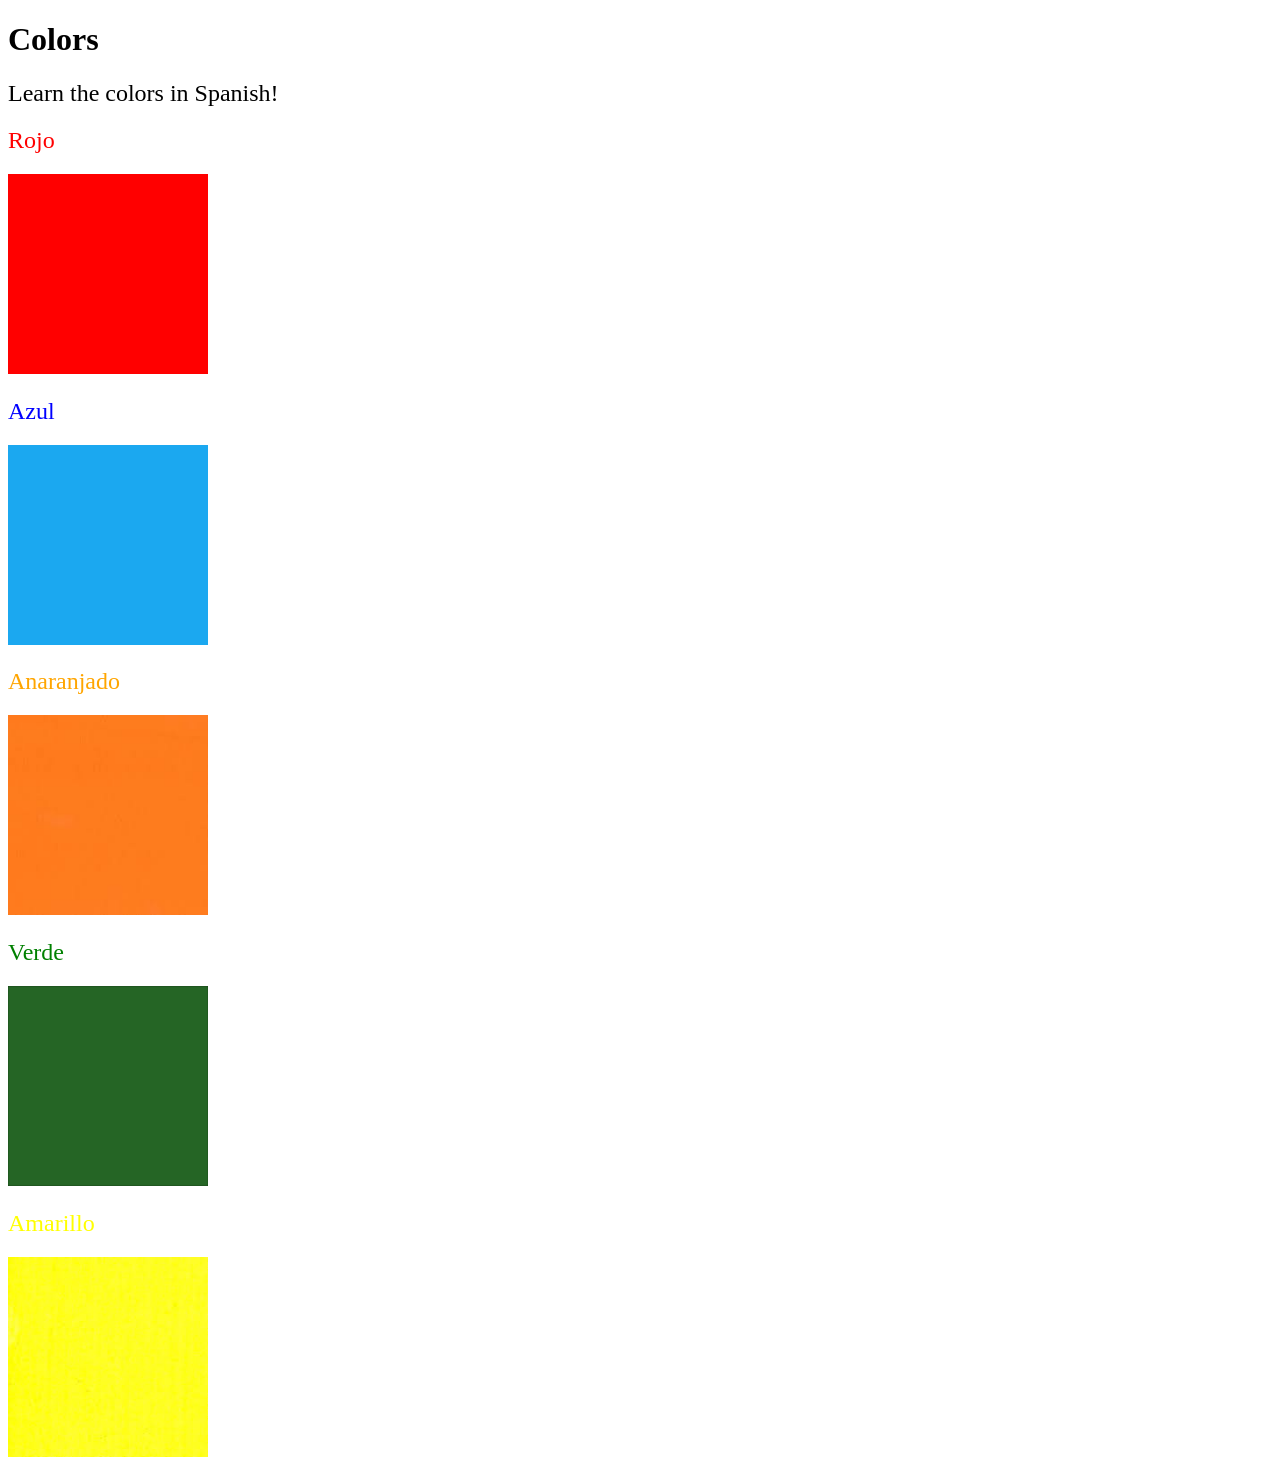
<file: 5.4+Color+Vocab+Project/index.html>
<!DOCTYPE html>
<html lang="en">
  <head>
    <meta charset="UTF-8" />
    <title>Spanish Vocabulary</title>
    <link rel="stylesheet" href="./style.css" />
  </head>

  <body>
    <h1>Colors</h1>
    <h2>Learn the colors in Spanish!</h2>
    <h2 class="color-title" id="red">Rojo</h2>
    <img src="./assets/images/red.png" alt="red" />

    <h2 class="color-title" id="blue">Azul</h2>
    <img src="./assets/images/blue.png" alt="blue" />

    <h2 class="color-title" id="orange">Anaranjado</h2>
    <img src="./assets/images/orange.png" alt="orange" />

    <h2 class="color-title" id="green">Verde</h2>
    <img src="./assets/images/green.png" alt="green" />

    <h2 class="color-title" id="yellow">Amarillo</h2>
    <img src="./assets/images/yellow.png" alt="yellow" />
  </body>
</html>

<!-- 
TODOs
IMPORTANT: You should not need to make ANY CHANGES to index.html
All code should be written in your CSS file.

1. Create a CSS file and incorporate it as an external stylesheet.
2. Use CSS to style each of the color titles to meaning. 
Hint: Use the id to help if you don't know the words in spanish.
3. Use CSS to change all the color titles to have "font-weight: normal;"
4. Use CSS (not HTML) to make all the images 200px heigh and 200px wide. 
Hint: 
https://developer.mozilla.org/en-US/docs/Web/CSS/height
https://developer.mozilla.org/en-US/docs/Web/CSS/width
-->
</file>
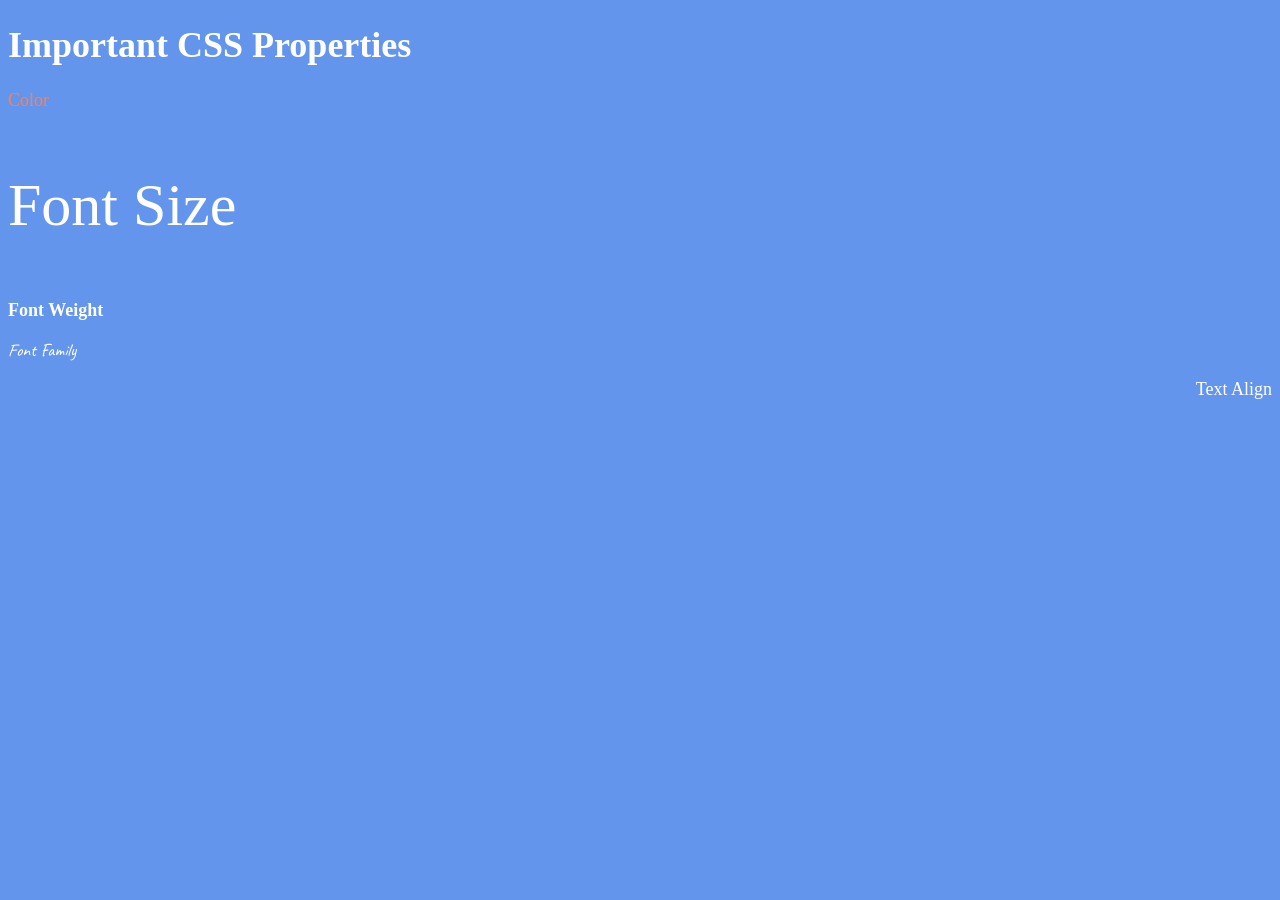
<file: 6.1+Font+Properties/index.html>
<!DOCTYPE html>
<html lang="en">

<head>
  <meta charset="UTF-8">
  <link rel="preconnect" href="https://fonts.googleapis.com">
<link rel="preconnect" href="https://fonts.gstatic.com" crossorigin>
<link href="https://fonts.googleapis.com/css2?family=Caveat:wght@400..700&display=swap" rel="stylesheet">
  <title>CSS Properties</title>
  <style>
    body {
      background-color: cornflowerblue;
      color: white;
      font-size: 18px;
    }

    /* Don't change the CSS above, add Your CSS below */
    #special {
       color:coral
    }
    html{
      font-size: 30px;
    }
    #one{
      font-size: 2rem;
    }
    #two{
      font-weight: 900;
    }
    #three{
        font-family: "Caveat", cursive;
    }
    #text{
      text-align: right;
    }
  </style>
</head>

<body>
  <h1>Important CSS Properties</h1>
  <p id="special">Color</p>
  <p id="one">Font Size</p>
  <p id="two">Font Weight</p>
  <p id="three">Font Family</p>
  <p id="text">Text Align</p>

  <!-- TODOs
  1. Change the color of <p>Color</p> to "coral" color.
  2. Change the font size of <p>Font Size</p> to 2X the size of the root font size.
  3. Change the font weight of <p>Font Weight</p> to 900.
  4. Change the font family of <p>Font Family</p> to the Google font Caveat with regular (400) font weight.
  Link: https://fonts.google.com/specimen/Caveat
  5. Change the <p>Text Align</p> to right align.
  6. Change the the root (html element) font size to 30px -->
</body>

</html>
</file>
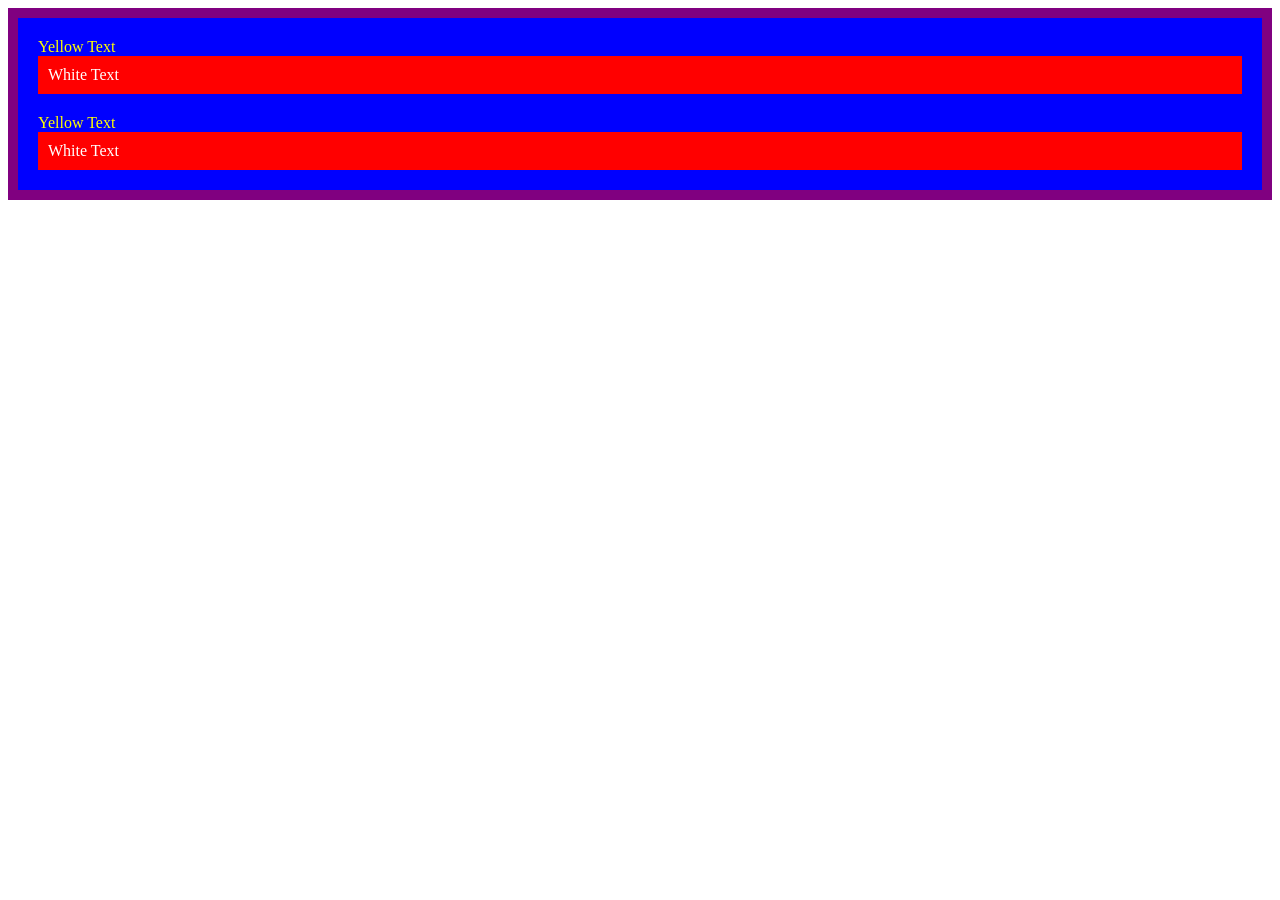
<file: 7.0+CSS+Cascade/index.html>
<!DOCTYPE html>
<html lang="en">

<head>
  <meta charset="UTF-8">
  <title>CSS Cascade</title>
  <link rel="stylesheet" href="./style.css">
</head>

<body>
  <div id="outer-box" class="box">
    <div class="box">
      <p>Yellow Text</p>
      <div class="box inner-box">
        <p class="white-text">White Text</p>
      </div>
    </div>
    <div class="box">
      <p>Yellow Text</p>
      <div class="box inner-box">
        <p class="white-text">White Text</p>
      </div>
    </div>
  </div>
</body>

</html>
</file>
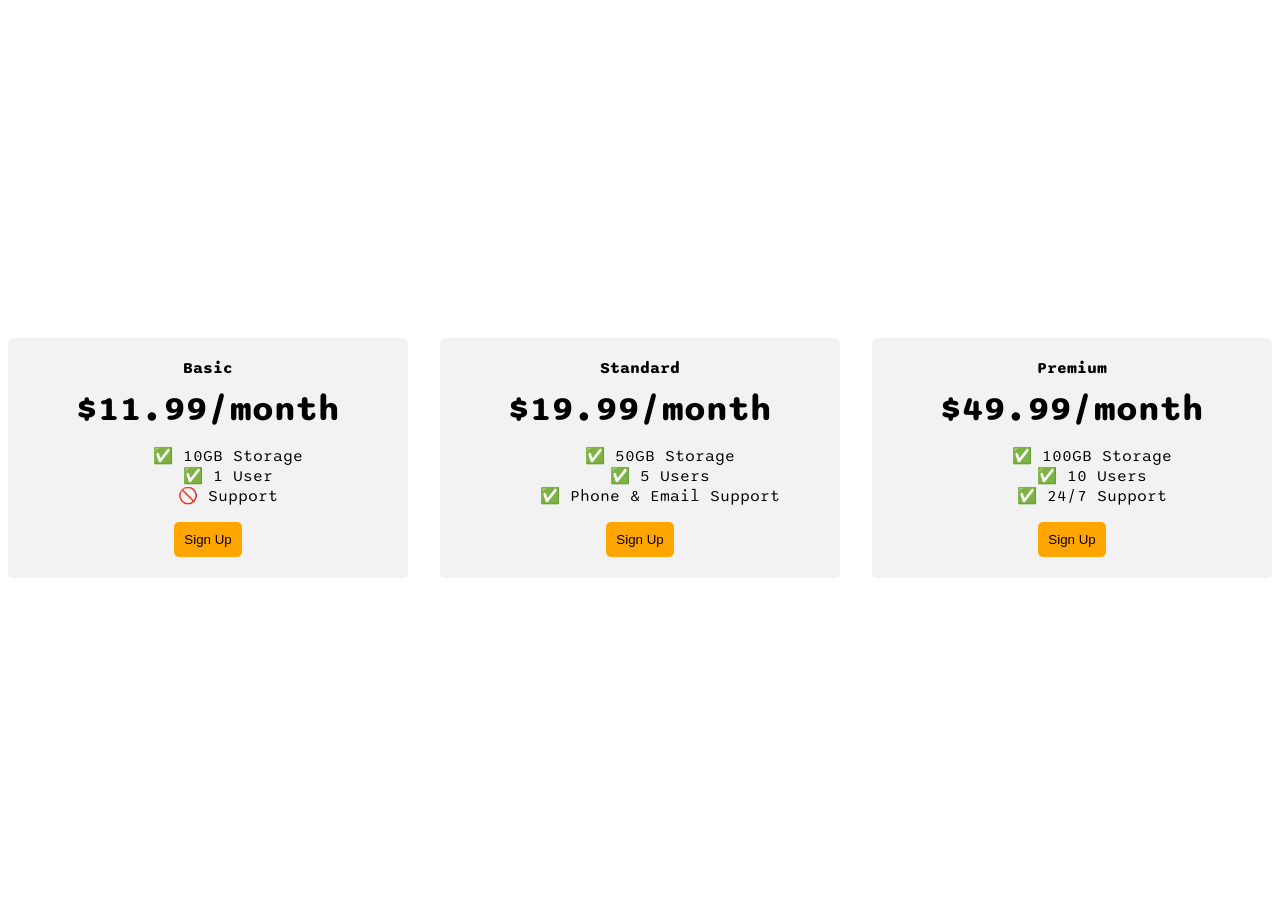
<file: 9.4+Flexbox+Pricing+Table+Project/index.html>
<!DOCTYPE html>
<html>
  <head>
    <title>Flexbox Pricing Table</title>
    <link rel="preconnect" href="https://fonts.googleapis.com" />
    <link rel="preconnect" href="https://fonts.gstatic.com" crossorigin />
    <link
      href="https://fonts.googleapis.com/css2?family=Sono:wght@400;700&display=swap"
      rel="stylesheet"
    />
    <style>
      body {
        font-family: "Sono", sans-serif;
      }
      .pricing-container{
        display: flex;
        align-items: center;
        justify-content: center;
        height: 100vh;
        gap: 2rem;
      }
      .pricing-plan{
        flex: 1;
        height: 200px;
        width: 400px;
        background-color: #f2f2f2;
        border-radius: 5px;
        padding: 20px;
        text-align: center;
      }
      .plan-title{
        font-weight:bolder;
        margin-bottom: 10px;
      }
      .plan-price{
        font-weight:bold;
        font-size:35px;
      }
      .plan-features li{
        list-style: none;
      }
      .plan-button{
        background-color: orange;
        padding: 10px;
        border: none;
        border-radius: 5px;
      }
      /* Hint: What can you do with a media query and flexbox? */
      @media (max-width: 1250px) {
         .pricing-container{
          flex-direction: column;
          height: 100%;
         }
      }
    </style>
  </head>

  <body>
    <div class="pricing-container">
      <div class="pricing-plan">
        <div class="plan-title">Basic</div>
        <div class="plan-price">$11.99/month</div>
        <ul class="plan-features">
          <li>✅ 10GB Storage</li>
          <li>✅ 1 User</li>
          <li>🚫 Support</li>
        </ul>
        <button class="plan-button">Sign Up</button>
      </div>
      <div class="pricing-plan">
        <div class="plan-title">Standard</div>
        <div class="plan-price">$19.99/month</div>
        <ul class="plan-features">
          <li>✅ 50GB Storage</li>
          <li>✅ 5 Users</li>
          <li>✅ Phone &amp; Email Support</li>
        </ul>
        <button class="plan-button">Sign Up</button>
      </div>
      <div class="pricing-plan">
        <div class="plan-title">Premium</div>
        <div class="plan-price">$49.99/month</div>
        <ul class="plan-features">
          <li>✅ 100GB Storage</li>
          <li>✅ 10 Users</li>
          <li>✅ 24/7 Support</li>
        </ul>
        <button class="plan-button">Sign Up</button>
      </div>
    </div>
  </body>
</html>
</file>
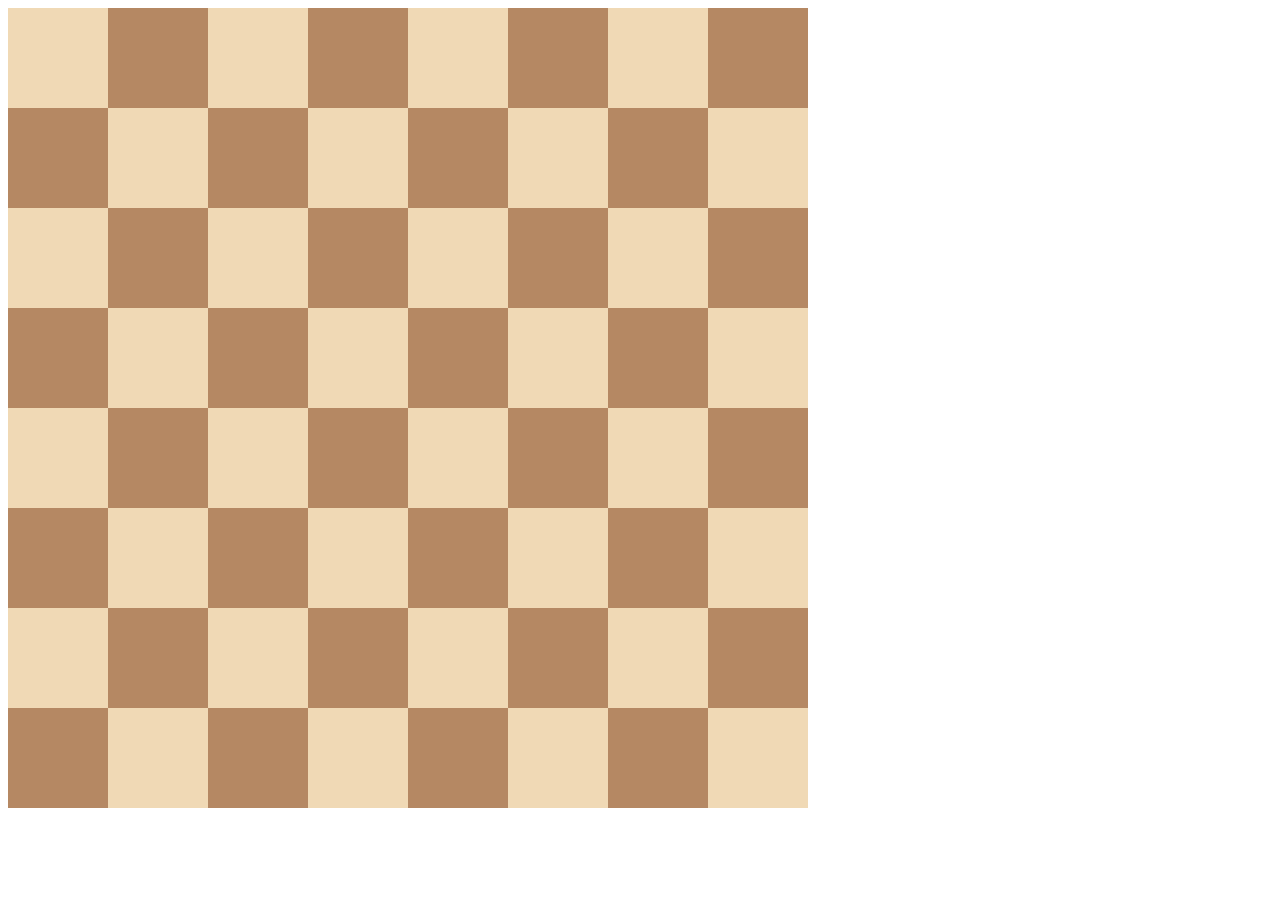
<file: 10.0+Display+Grid/10.0 Display Grid/index.html>
<!DOCTYPE html>
<html>

<head>
  <title>Chessboard</title>
  <style>
    /* Write your code here */
    /* Each square should be 100px by 100px */
    /* My colours for white: #f0d9b5, black: #b58863 */
    .container{
      display: grid;
      grid-template-columns: repeat(8,1fr);
      grid-template-rows: repeat(8,1fr);
      width: 800px;
    }
    .white{
      height: 100px;
      width: 100px;
      background:#f0d9b5 ;
    }
    .black{
      height: 100px;
      width: 100px;
      background:#b58863  ;
    }
  </style>
</head>

<body>
  <div class="container">
    <div class="white"></div>
    <div class="black"></div>
    <div class="white"></div>
    <div class="black"></div>
    <div class="white"></div>
    <div class="black"></div>
    <div class="white"></div>
    <div class="black"></div>
    <div class="black"></div>
    <div class="white"></div>
    <div class="black"></div>
    <div class="white"></div>
    <div class="black"></div>
    <div class="white"></div>
    <div class="black"></div>
    <div class="white"></div>
    <div class="white"></div>
    <div class="black"></div>
    <div class="white"></div>
    <div class="black"></div>
    <div class="white"></div>
    <div class="black"></div>
    <div class="white"></div>
    <div class="black"></div>
    <div class="black"></div>
    <div class="white"></div>
    <div class="black"></div>
    <div class="white"></div>
    <div class="black"></div>
    <div class="white"></div>
    <div class="black"></div>
    <div class="white"></div>
    <div class="white"></div>
    <div class="black"></div>
    <div class="white"></div>
    <div class="black"></div>
    <div class="white"></div>
    <div class="black"></div>
    <div class="white"></div>
    <div class="black"></div>
    <div class="black"></div>
    <div class="white"></div>
    <div class="black"></div>
    <div class="white"></div>
    <div class="black"></div>
    <div class="white"></div>
    <div class="black"></div>
    <div class="white"></div>
    <div class="white"></div>
    <div class="black"></div>
    <div class="white"></div>
    <div class="black"></div>
    <div class="white"></div>
    <div class="black"></div>
    <div class="white"></div>
    <div class="black"></div>
    <div class="black"></div>
    <div class="white"></div>
    <div class="black"></div>
    <div class="white"></div>
    <div class="black"></div>
    <div class="white"></div>
    <div class="black"></div>
    <div class="white"></div>
  </div>
</body>

</html>
</file>
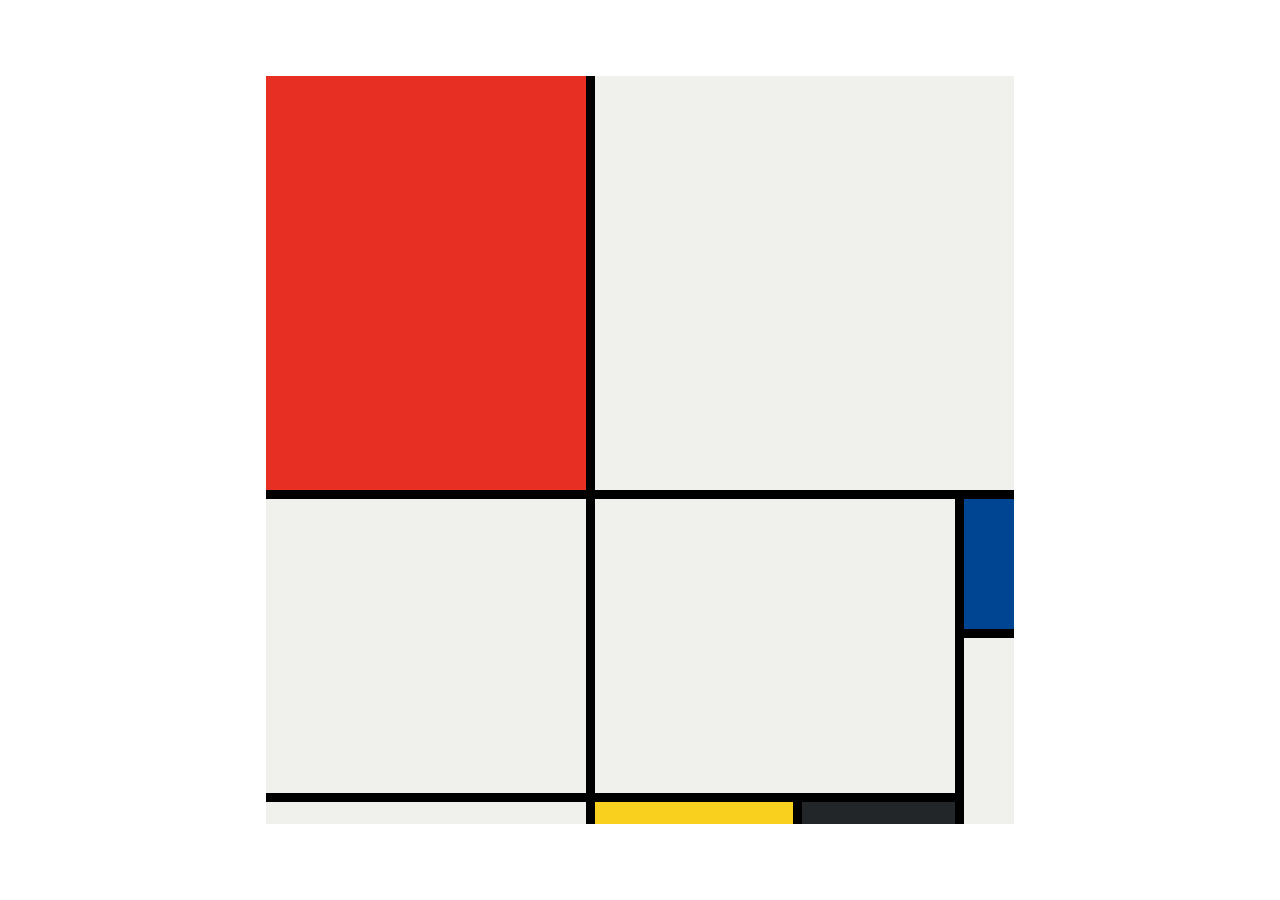
<file: 10.3+Mondrian+Project/10.3 Mondrian Project/index.html>
<!DOCTYPE html>
<html lang="en">

<head>
  <meta charset="UTF-8">
  <meta name="viewport" content="width=device-width, initial-scale=1.0">
  <title>Mondrian Project</title>
  <style>
    /* 
    Write your CSS here 
    Gap Colour: #000
    White: #F0F1EC
    Red: #E72F24
    Black: #232629
    Blue: #004592
    Yellow: #F9D01E

    For dimensions, see dimensions.png image.
    HINT: Remember you can't change the properties of grid lines.
    But grid lines are transparent!
    */
    body{
      display: flex;
      justify-content: center;
      align-items: center;
      height: 100vh;
      padding: 0;
      margin: 0;
    }
    .container{
      display: grid;
      grid-template-columns: 320px 198px 153px 50px ;
      grid-template-rows: 414px 130px 155px 22px  ;
      background-color: #000;
      gap: 9px;
      height: 748px;
      width: 748px;
    }
    .item{
      background-color: #F0F1EC;
    }
    .red{
      background-color: #E72F24;
    }
    .white1{
      background-color: #F0F1EC;
      grid-column: 2/-1;
    }
    .white2{
      background-color:#F0F1EC ;
      grid-row: 2/4;
    }
    .white3{
      background-color: #F0F1EC;
      grid-column:2/4 ;
      grid-row: 2/4;
    }
    .blue{
      background-color:#004592;
      border-bottom: 10px;
    }
    .white4{
      background-color: #F0F1EC;
      grid-row: 3/-1;
    }
    .Yellow{
      background-color: #F9D01E;
      /* grid-column: -4/-3; */
    }
    .black{
      background-color: #232629;
    }
  </style>
</head>

<body>
  <!-- Write your HTML here -->
   <div class="container">
    <div class="item red"></div>
    <div class="item white1"></div>
    <div class="item white2"></div>
    <div class="item white3"></div>
    
    <div class="item blue"></div>
    <div class="item white4"></div>
    
    <div class="item white5"></div>
    <div class="item Yellow"></div>
    <div class="item black"></div>
   </div>
</body>

</html>
</file>
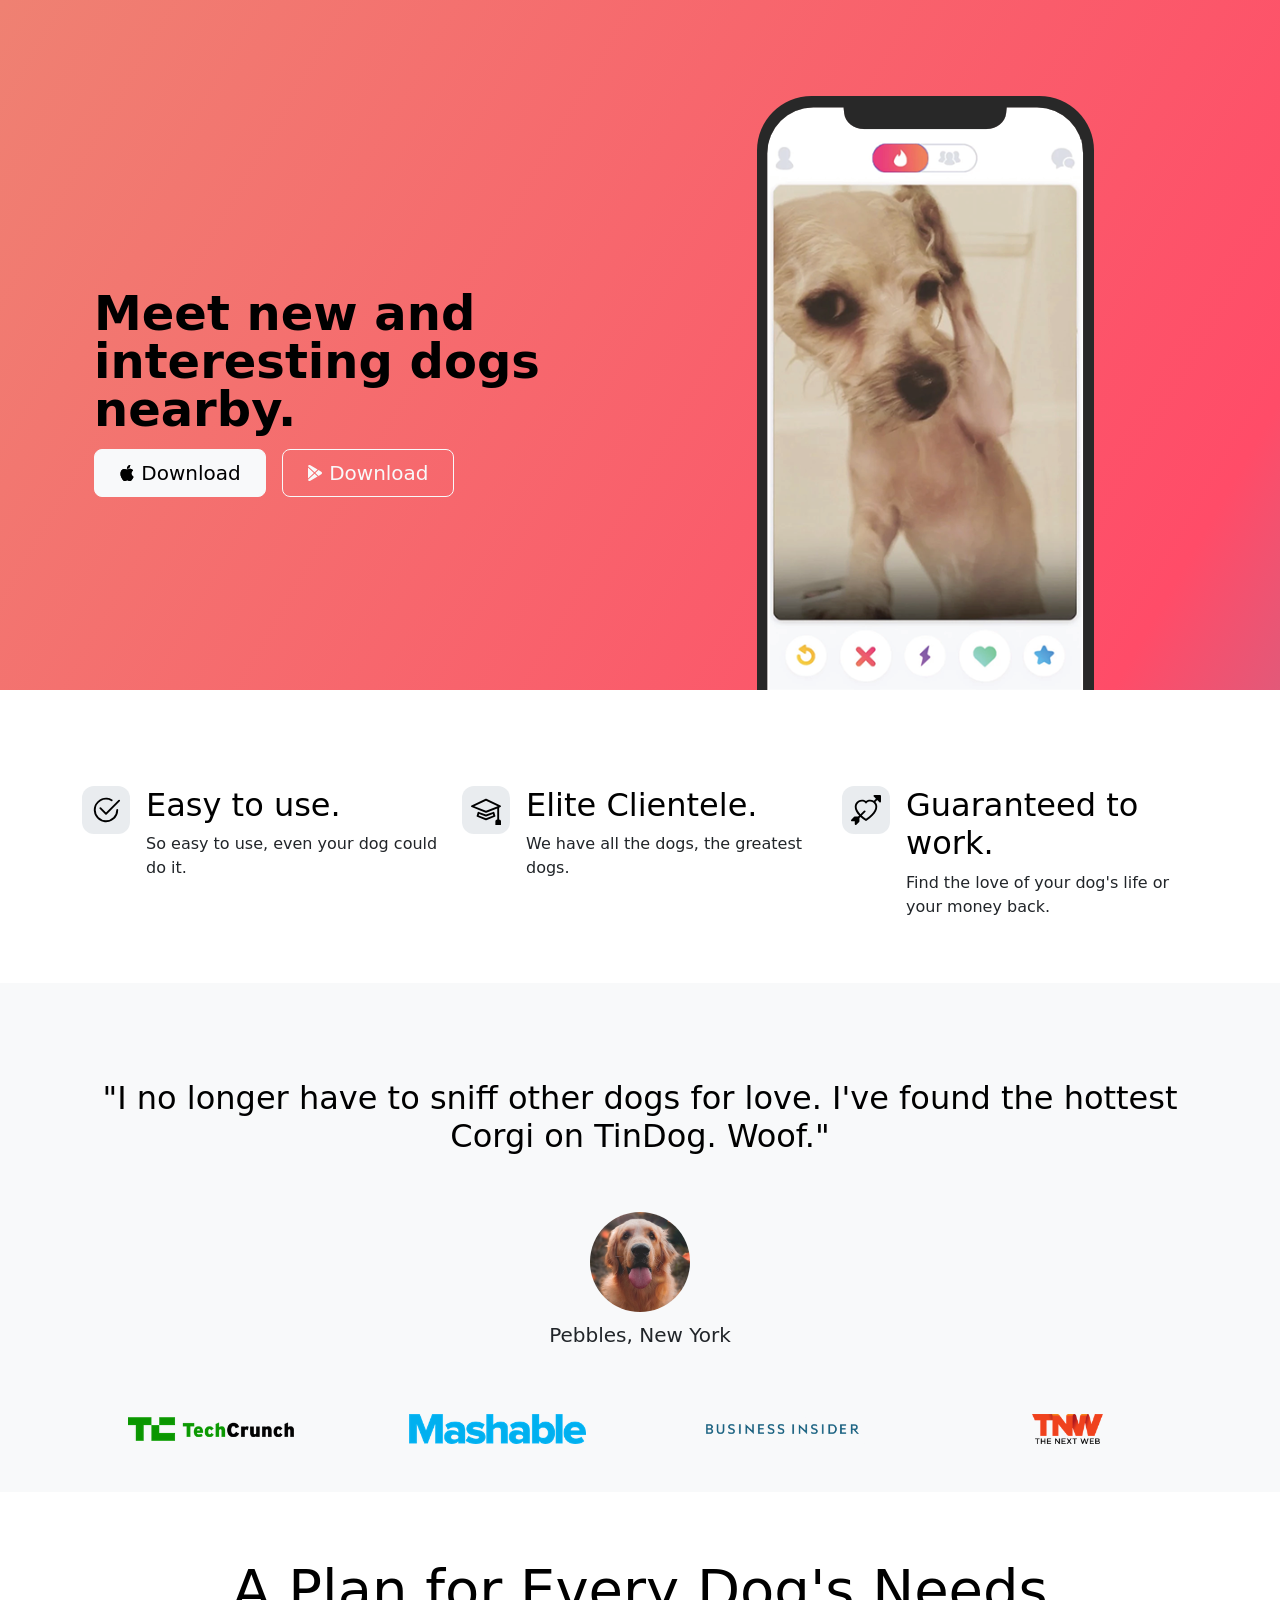
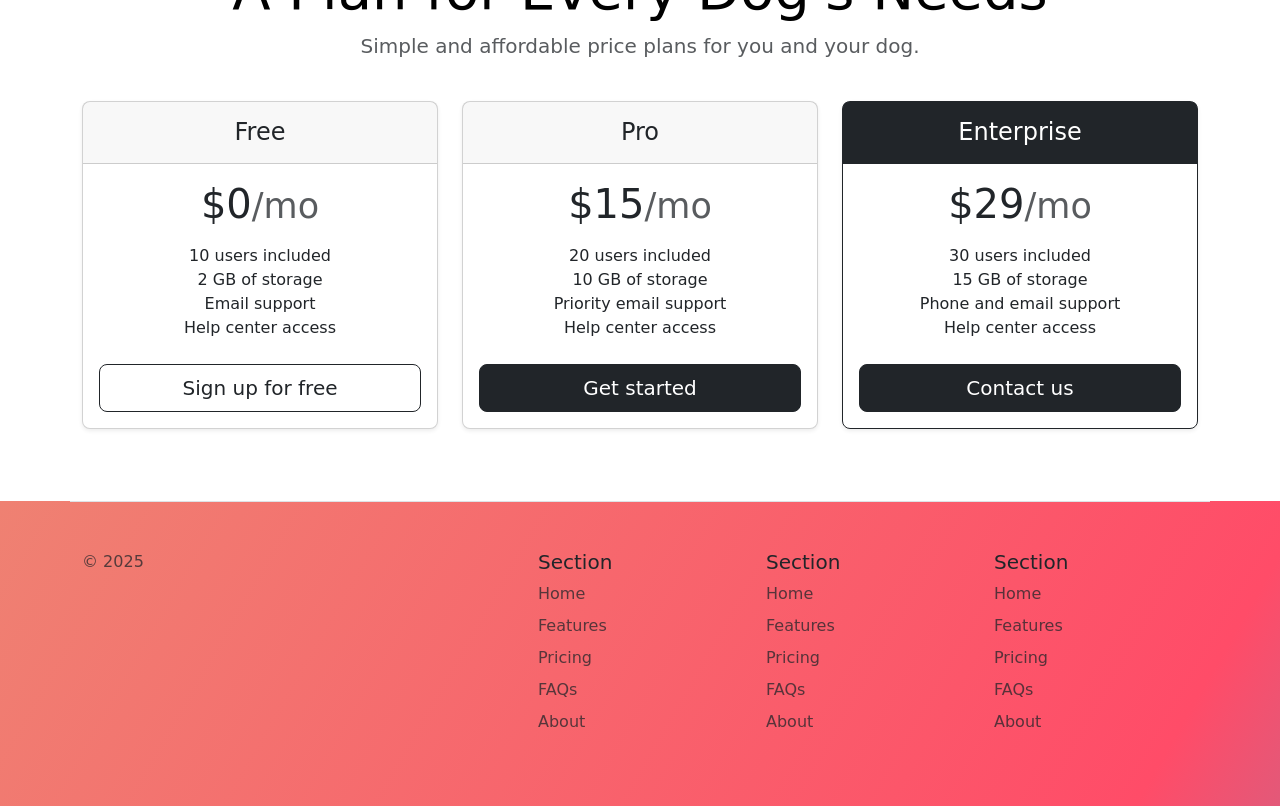
<file: 11.3+TinDog+Project/11.3 TinDog Project/index.html>
<!DOCTYPE html>
<html lang="en">

<head>
  <meta charset="UTF-8">
  <meta name="viewport" content="width=device-width, initial-scale=1.0">
  <title>TinDog</title>
  <link href="https://cdn.jsdelivr.net/npm/bootstrap@5.3.8/dist/css/bootstrap.min.css" rel="stylesheet"
    integrity="sha384-sRIl4kxILFvY47J16cr9ZwB07vP4J8+LH7qKQnuqkuIAvNWLzeN8tE5YBujZqJLB" crossorigin="anonymous">
  <link rel="stylesheet" href="./css/style.css">
</head>

<body>

  <!-- Title -->
  <section id="title" class="gradient-background">
    <div class="container col-xxl-8 px-4 pt-5">
      <div class="row flex-lg-row-reverse align-items-center g-5 pt-5">
        <div class="col-10 col-sm-8 col-lg-6"> <img src="./images/iphone.png" class="d-block mx-lg-auto img-fluid"
            alt="Bootstrap Themes" height="200" loading="lazy"> </div>
        <div class="col-lg-6">
          <h1 class="display-5 fw-bold text-body-emphasis lh-1 mb-3">Meet new and interesting dogs nearby.</h1>
          <div class="d-grid gap-2 d-md-flex justify-content-md-start"> <button type="button"
              class="btn btn-light btn-lg px-4 me-md-2"><svg xmlns="http://www.w3.org/2000/svg" width="16" height="16"
                fill="currentColor" class="bi bi-apple mb-1" viewBox="0 0 16 16">
                <path
                  d="M11.182.008C11.148-.03 9.923.023 8.857 1.18c-1.066 1.156-.902 2.482-.878 2.516.024.034 1.52.087 2.475-1.258.955-1.345.762-2.391.728-2.43Zm3.314 11.733c-.048-.096-2.325-1.234-2.113-3.422.212-2.189 1.675-2.789 1.698-2.854.023-.065-.597-.79-1.254-1.157a3.692 3.692 0 0 0-1.563-.434c-.108-.003-.483-.095-1.254.116-.508.139-1.653.589-1.968.607-.316.018-1.256-.522-2.267-.665-.647-.125-1.333.131-1.824.328-.49.196-1.422.754-2.074 2.237-.652 1.482-.311 3.83-.067 4.56.244.729.625 1.924 1.273 2.796.576.984 1.34 1.667 1.659 1.899.319.232 1.219.386 1.843.067.502-.308 1.408-.485 1.766-.472.357.013 1.061.154 1.782.539.571.197 1.111.115 1.652-.105.541-.221 1.324-1.059 2.238-2.758.347-.79.505-1.217.473-1.282Z" />
                <path
                  d="M11.182.008C11.148-.03 9.923.023 8.857 1.18c-1.066 1.156-.902 2.482-.878 2.516.024.034 1.52.087 2.475-1.258.955-1.345.762-2.391.728-2.43Zm3.314 11.733c-.048-.096-2.325-1.234-2.113-3.422.212-2.189 1.675-2.789 1.698-2.854.023-.065-.597-.79-1.254-1.157a3.692 3.692 0 0 0-1.563-.434c-.108-.003-.483-.095-1.254.116-.508.139-1.653.589-1.968.607-.316.018-1.256-.522-2.267-.665-.647-.125-1.333.131-1.824.328-.49.196-1.422.754-2.074 2.237-.652 1.482-.311 3.83-.067 4.56.244.729.625 1.924 1.273 2.796.576.984 1.34 1.667 1.659 1.899.319.232 1.219.386 1.843.067.502-.308 1.408-.485 1.766-.472.357.013 1.061.154 1.782.539.571.197 1.111.115 1.652-.105.541-.221 1.324-1.059 2.238-2.758.347-.79.505-1.217.473-1.282Z" />
              </svg> Download</button> <button type="button" class="btn btn-outline-light btn-lg px-4"><svg
                xmlns="http://www.w3.org/2000/svg" width="16" height="16" fill="currentColor"
                class="bi bi-google-play mb-1" viewBox="0 0 16 16">
                <path
                  d="M14.222 9.374c1.037-.61 1.037-2.137 0-2.748L11.528 5.04 8.32 8l3.207 2.96 2.694-1.586Zm-3.595 2.116L7.583 8.68 1.03 14.73c.201 1.029 1.36 1.61 2.303 1.055l7.294-4.295ZM1 13.396V2.603L6.846 8 1 13.396ZM1.03 1.27l6.553 6.05 3.044-2.81L3.333.215C2.39-.341 1.231.24 1.03 1.27Z" />
              </svg> Download</button> </div>
        </div>
      </div>
    </div>
  </section>
  <!-- Features -->
  <section id="features">
    <div class="container mt-5">
      <div class="row g-4 py-5 row-cols-1 row-cols-lg-3">
        <div class="col d-flex align-items-start">
          <div
            class="icon-square text-body-emphasis bg-body-secondary d-inline-flex align-items-center justify-content-center fs-4 flex-shrink-0 me-3">
            <svg xmlns="http://www.w3.org/2000/svg" height="30" fill="currentColor" class="bi bi-check2-circle"
              viewBox="0 0 16 16">
              <path
                d="M2.5 8a5.5 5.5 0 0 1 8.25-4.764.5.5 0 0 0 .5-.866A6.5 6.5 0 1 0 14.5 8a.5.5 0 0 0-1 0 5.5 5.5 0 1 1-11 0z" />
              <path
                d="M15.354 3.354a.5.5 0 0 0-.708-.708L8 9.293 5.354 6.646a.5.5 0 1 0-.708.708l3 3a.5.5 0 0 0 .708 0l7-7z" />
            </svg>
          </div>
          <div>
            <h3 class="fs-2 text-body-emphasis">Easy to use.</h3>
            <p>So easy to use, even your dog could do it.</p>
          </div>
        </div>
        <div class="col d-flex align-items-start">
          <div
            class="icon-square text-body-emphasis bg-body-secondary d-inline-flex align-items-center justify-content-center fs-4 flex-shrink-0 me-3">
            <svg xmlns="http://www.w3.org/2000/svg" height="30" fill="currentColor" class="bi bi-mortarboard"
              viewBox="0 0 16 16">
              <path
                d="M8.211 2.047a.5.5 0 0 0-.422 0l-7.5 3.5a.5.5 0 0 0 .025.917l7.5 3a.5.5 0 0 0 .372 0L14 7.14V13a1 1 0 0 0-1 1v2h3v-2a1 1 0 0 0-1-1V6.739l.686-.275a.5.5 0 0 0 .025-.917l-7.5-3.5ZM8 8.46 1.758 5.965 8 3.052l6.242 2.913L8 8.46Z" />
              <path
                d="M4.176 9.032a.5.5 0 0 0-.656.327l-.5 1.7a.5.5 0 0 0 .294.605l4.5 1.8a.5.5 0 0 0 .372 0l4.5-1.8a.5.5 0 0 0 .294-.605l-.5-1.7a.5.5 0 0 0-.656-.327L8 10.466 4.176 9.032Zm-.068 1.873.22-.748 3.496 1.311a.5.5 0 0 0 .352 0l3.496-1.311.22.748L8 12.46l-3.892-1.556Z" />
            </svg>
          </div>
          <div>
            <h3 class="fs-2 text-body-emphasis">Elite Clientele.</h3>
            <p>We have all the dogs, the greatest dogs.</p>
          </div>
        </div>
        <div class="col d-flex align-items-start">
          <div
            class="icon-square text-body-emphasis bg-body-secondary d-inline-flex align-items-center justify-content-center fs-4 flex-shrink-0 me-3">
            <svg xmlns="http://www.w3.org/2000/svg" height="30" fill="currentColor" class="bi bi-arrow-through-heart "
              viewBox="0 0 16 16">
              <path fill-rule="evenodd"
                d="M2.854 15.854A.5.5 0 0 1 2 15.5V14H.5a.5.5 0 0 1-.354-.854l1.5-1.5A.5.5 0 0 1 2 11.5h1.793l.53-.53c-.771-.802-1.328-1.58-1.704-2.32-.798-1.575-.775-2.996-.213-4.092C3.426 2.565 6.18 1.809 8 3.233c1.25-.98 2.944-.928 4.212-.152L13.292 2 12.147.854A.5.5 0 0 1 12.5 0h3a.5.5 0 0 1 .5.5v3a.5.5 0 0 1-.854.354L14 2.707l-1.006 1.006c.236.248.44.531.6.845.562 1.096.585 2.517-.213 4.092-.793 1.563-2.395 3.288-5.105 5.08L8 13.912l-.276-.182a21.86 21.86 0 0 1-2.685-2.062l-.539.54V14a.5.5 0 0 1-.146.354l-1.5 1.5Zm2.893-4.894A20.419 20.419 0 0 0 8 12.71c2.456-1.666 3.827-3.207 4.489-4.512.679-1.34.607-2.42.215-3.185-.817-1.595-3.087-2.054-4.346-.761L8 4.62l-.358-.368c-1.259-1.293-3.53-.834-4.346.761-.392.766-.464 1.845.215 3.185.323.636.815 1.33 1.519 2.065l1.866-1.867a.5.5 0 1 1 .708.708L5.747 10.96Z" />
            </svg>
          </div>
          <div>
            <h3 class="fs-2 text-body-emphasis">Guaranteed to work.</h3>
            <p>Find the love of your dog's life or your money back.</p>
          </div>
        </div>
      </div>
    </div>
  </section>
  <!-- Testimonial -->
  <section id="testimonial">
    <div class="p-5 text-center bg-body-tertiary">
      <div class="container py-5">
        <h2 class="text-body-emphasis">"I no longer have to sniff other dogs for love. I've found the hottest Corgi on
          TinDog. Woof."</h2>
        <img src="./images/dog-img.jpg" alt="dog" class="circle mt-5 mb-2">
        <p class="col-lg-8 mx-auto lead">Pebbles, New York</p>
      </div>
      <div class="container">
        <div class="row">
          <div class="col-xl-3 col-sm-12">
            <img src="./images/techcrunch.png" alt="TechCrunch Logo" height="30">
          </div>
          <div class="col-xl-3 col-sm-12">
            <img src="./images/mashable.png" alt="Mashable Logo" height="30">
          </div>
          <div class="col-xl-3 col-sm-12">
            <img src="./images/bizinsider.png" alt="BizInsider Logo" height="30">
          </div>
          <div class="col-xl-3 col-sm-12">
            <img src="./images/tnw.png" alt="TNW Logo" height="30">
          </div>
        </div>
      </div>

  </section>
  <!-- Pricing -->
  <section id="pricing">
    <div class="container">
      <div class="pricing-header p-3 pb-md-4 mx-auto text-center">
        <h1 class="display-4 fw-normal text-body-emphasis mt-5">A Plan for Every Dog's Needs
        </h1>
        <p class="fs-5 text-body-secondary">Simple and affordable price plans for you and your dog.</p>
      </div>
      <div class="row row-cols-1 row-cols-md-3 mb-3 text-center">
        <div class="col">
          <div class="card mb-4 rounded-3 shadow-sm">
            <div class="card-header py-3">
              <h4 class="my-0 fw-normal">Free</h4>
            </div>
            <div class="card-body">
              <h1 class="card-title pricing-card-title">$0<small class="text-body-secondary fw-light">/mo</small></h1>
              <ul class="list-unstyled mt-3 mb-4">
                <li>10 users included</li>
                <li>2 GB of storage</li>
                <li>Email support</li>
                <li>Help center access</li>
              </ul> <button type="button" class="w-100 btn btn-lg btn-outline-dark">Sign up for free</button>
            </div>
          </div>
        </div>
        <div class="col">
          <div class="card mb-4 rounded-3 shadow-sm">
            <div class="card-header py-3">
              <h4 class="my-0 fw-normal">Pro</h4>
            </div>
            <div class="card-body">
              <h1 class="card-title pricing-card-title">$15<small class="text-body-secondary fw-light">/mo</small></h1>
              <ul class="list-unstyled mt-3 mb-4">
                <li>20 users included</li>
                <li>10 GB of storage</li>
                <li>Priority email support</li>
                <li>Help center access</li>
              </ul> <button type="button" class="w-100 btn btn-lg btn-dark">Get started</button>
            </div>
          </div>
        </div>
        <div class="col">
          <div class="card mb-4 rounded-3 shadow-sm border-dark">
            <div class="card-header py-3 text-bg-dark border-dark">
              <h4 class="my-0 fw-normal">Enterprise</h4>
            </div>
            <div class="card-body">
              <h1 class="card-title pricing-card-title">$29<small class="text-body-secondary fw-light">/mo</small></h1>
              <ul class="list-unstyled mt-3 mb-4">
                <li>30 users included</li>
                <li>15 GB of storage</li>
                <li>Phone and email support</li>
                <li>Help center access</li>
              </ul> <button type="button" class="w-100 btn btn-lg btn-dark">Contact us</button>
            </div>
          </div>
        </div>
      </div>
    </div>
  </section>
  <!-- Footer -->
  <section id="footer" class="gradient-background">
    <div class="container">
  <footer class="row row-cols-1 row-cols-sm-2 row-cols-md-5 py-5 mt-5 border-top">
    <div class="col mb-3">
      <p class="text-body-secondary">© 2025</p>
    </div>
    <div class="col mb-3"></div>
    <div class="col mb-3">
      <h5>Section</h5>
      <ul class="nav flex-column">
        <li class="nav-item mb-2"><a href="#" class="nav-link p-0 text-body-secondary">Home</a></li>
        <li class="nav-item mb-2"><a href="#" class="nav-link p-0 text-body-secondary">Features</a></li>
        <li class="nav-item mb-2"><a href="#" class="nav-link p-0 text-body-secondary">Pricing</a></li>
        <li class="nav-item mb-2"><a href="#" class="nav-link p-0 text-body-secondary">FAQs</a></li>
        <li class="nav-item mb-2"><a href="#" class="nav-link p-0 text-body-secondary">About</a></li>
      </ul>
    </div>
    <div class="col mb-3">
      <h5>Section</h5>
      <ul class="nav flex-column">
        <li class="nav-item mb-2"><a href="#" class="nav-link p-0 text-body-secondary">Home</a></li>
        <li class="nav-item mb-2"><a href="#" class="nav-link p-0 text-body-secondary">Features</a></li>
        <li class="nav-item mb-2"><a href="#" class="nav-link p-0 text-body-secondary">Pricing</a></li>
        <li class="nav-item mb-2"><a href="#" class="nav-link p-0 text-body-secondary">FAQs</a></li>
        <li class="nav-item mb-2"><a href="#" class="nav-link p-0 text-body-secondary">About</a></li>
      </ul>
    </div>
    <div class="col mb-3">
      <h5>Section</h5>
      <ul class="nav flex-column">
        <li class="nav-item mb-2"><a href="#" class="nav-link p-0 text-body-secondary">Home</a></li>
        <li class="nav-item mb-2"><a href="#" class="nav-link p-0 text-body-secondary">Features</a></li>
        <li class="nav-item mb-2"><a href="#" class="nav-link p-0 text-body-secondary">Pricing</a></li>
        <li class="nav-item mb-2"><a href="#" class="nav-link p-0 text-body-secondary">FAQs</a></li>
        <li class="nav-item mb-2"><a href="#" class="nav-link p-0 text-body-secondary">About</a></li>
      </ul>
    </div>
  </footer>
 </div>
  </section>
  <script src="https://cdn.jsdelivr.net/npm/bootstrap@5.3.8/dist/js/bootstrap.bundle.min.js"
    integrity="sha384-FKyoEForCGlyvwx9Hj09JcYn3nv7wiPVlz7YYwJrWVcXK/BmnVDxM+D2scQbITxI"
    crossorigin="anonymous"></script>
</body>

</html>
</file>
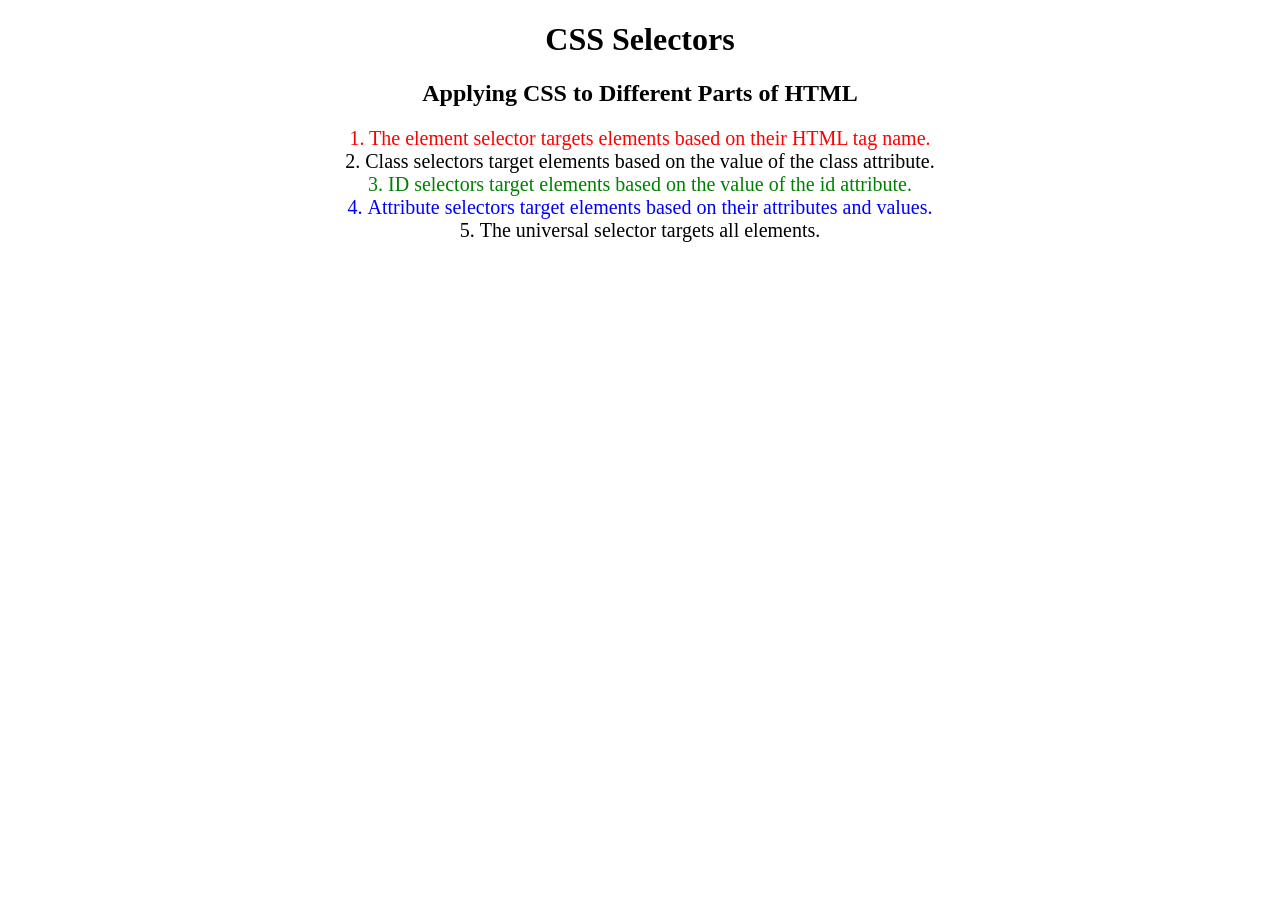
<file: 5.3+CSS+Selectors/5.3 CSS Selectors/index.html>
<!DOCTYPE html>
<html lang="en">

<head>
  <meta charset="UTF-8">
  <title>CSS Selectors</title>
  <link rel="stylesheet" href="./style.css" />
</head>

<body>
  <h1>CSS Selectors</h1>
  <h2>Applying CSS to Different Parts of HTML</h2>
  <!-- TODO 1: Set the CSS for all paragraph tags to "color: red" -->
  <p class="note">1. The element selector targets elements based on their HTML tag name.</p>

  <ol>
    <!-- TODO 2: Set the CSS for all elements with a class of "note" to "font-size: 20px" -->
    <li class="note" value="2">Class selectors target elements based on the value of the class attribute.</li>

    <!-- TODO 3: Set the CSS for the element with an id of "id-selector-demo" to "color: green" -->
    <li class="note" id="id-selector-demo" value="3">ID selectors target elements based on the value of the id
      attribute.</li>

    <!-- TODO 4: Set the CSS for the li elements that have the "value" attribute set to "4" to have "color: blue" -->
    <li class="note" value="4">Attribute selectors target elements based on their attributes and values.</li>

    <!-- TODO 5: Set all elements to have "text-align: center" -->
    <li class="note" value="5">The universal selector targets all elements.</li>
  </ol>
</body>

</html>
</file>
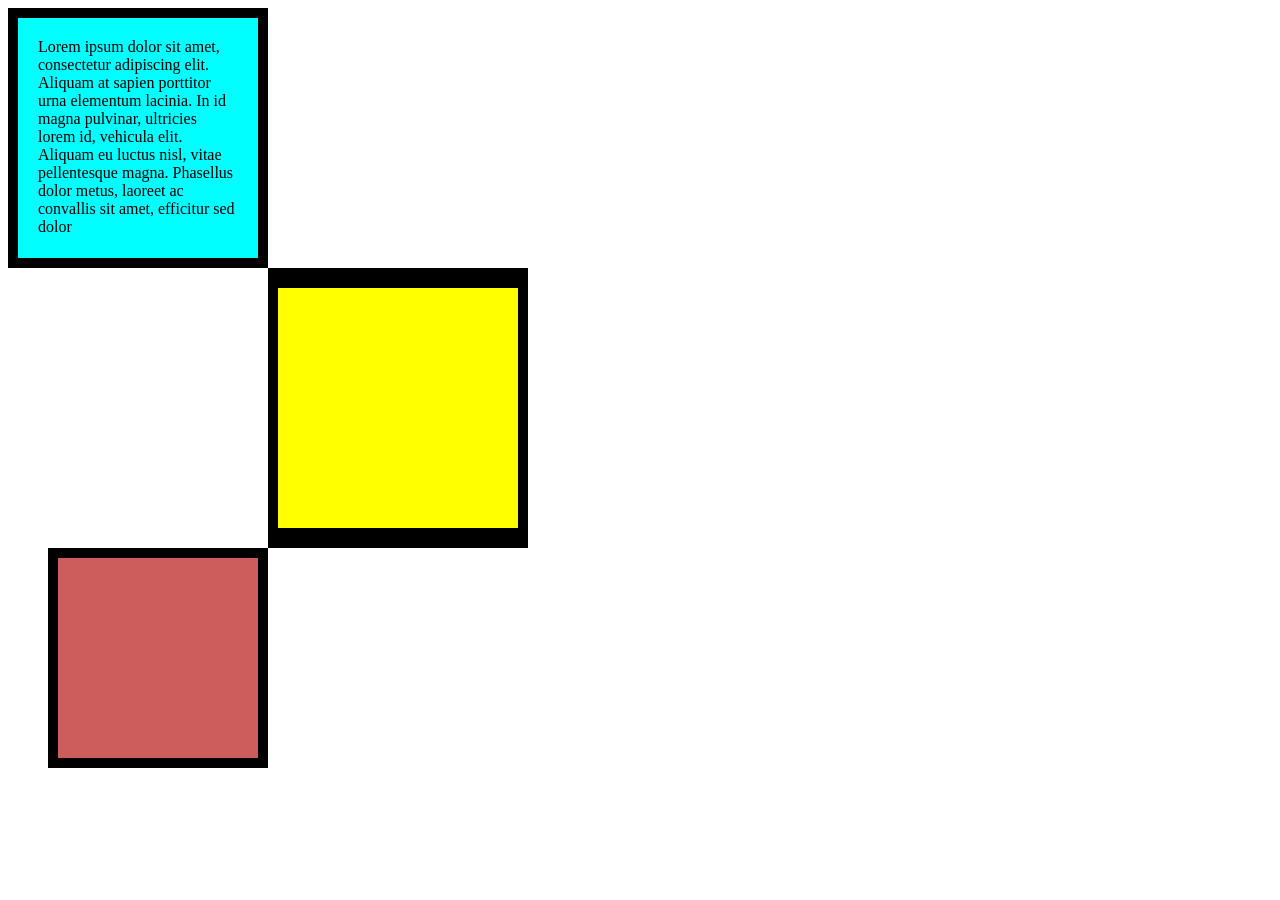
<file: 6.3+CSS+Box+Model/6.3 CSS Box Model/index.html>
<!DOCTYPE html>
<html lang="en">

<head>
  <meta charset="UTF-8">
  <title>CSS Box Model</title>
  <style>
    /* Write your CSS code here */
    #one{
      height: 200px; 
      width: 200px;
      border: 10px solid black; 
      background-color: aqua;
      padding: 20px;
    }
    #two{
      height: 200px;
      width: 200px;
      border-top: 20px solid black;
      border-bottom: 20px solid black;
      border-left: 10px solid black ;
      border-right: 10px solid black ;
      background-color: yellow;
      padding: 20px;
      margin-left: 260px;
    }
    #three{
      height: 200px;
      width: 200px;
      border: 10px solid black;
      background-color:indianred;
      margin-left: 40px;
    }
    p{
      margin: 0;
    }
  </style>
</head>

<body>
  <div id="one">
    <p>Lorem ipsum dolor sit amet, consectetur adipiscing elit. Aliquam at sapien porttitor urna elementum lacinia. In
  id magna pulvinar, ultricies lorem id, vehicula elit. Aliquam eu luctus nisl, vitae pellentesque magna. Phasellus
    dolor metus, laoreet ac convallis sit amet, efficitur sed dolor</p>
  </div>
  <div id="two"></div>
  <div id="three"></div>


  <!-- TODOs:
1. Create 3 Boxes using the div element.
2. Set their sizes to 200px heigh by 200px wide.
3. Set different background colors for each of the boxes (I used cadetblue, gold and indianred).
4. Add a paragraph <p> element into the first div and add the following words:
  Lorem ipsum dolor sit amet, consectetur adipiscing elit. Aliquam at sapien porttitor urna elementum lacinia. In
  id magna pulvinar, ultricies lorem id, vehicula elit. Aliquam eu luctus nisl, vitae pellentesque magna. Phasellus
    dolor metus, laoreet ac convallis sit amet, efficitur sed dolor.
5. Set the 1st div to have 20px padding all around with a black 10px border.
6. Fix the style of the <p> element to remove all margins.
Hint: Use the CSS inspector in Chrome.
7. Set the 2nd div to have a 20px border on top and bottom and 10px border left and right. (See goal image)
8. Set the 3rd div to have a 10px border 
9. Set the margins for the divs so that each box corner touches the other. (See the goal image)
-->

</body>

</html>
</file>
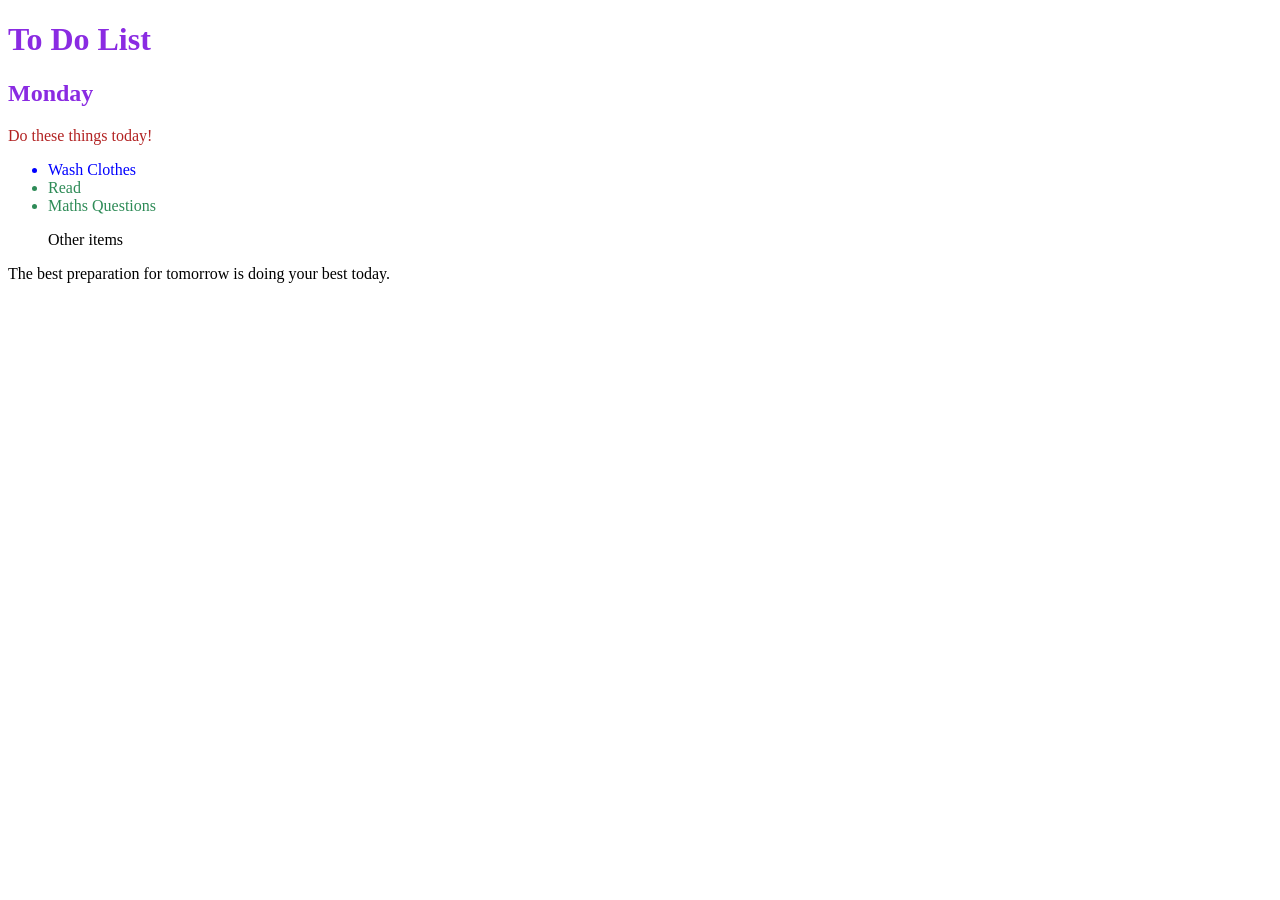
<file: 7.1+Combining+Selectors/7.1 Combining Selectors/index.html>
<!DOCTYPE html>
<html lang="en">

<head>
  <meta charset="UTF-8">
  <title>Combining CSS Selectors</title>
  <link rel="stylesheet" href="./style.css">
</head>

<!-- Don't change any of the HTML code! -->

<body>
  <h1>To Do List</h1>
  <h2>Monday</h2>
  <div class="box">
    <p class="done">Do these things today!</p>
    <ul class="list">
      <li>Wash Clothes</li>
      <li class="done">Read</li>
      <li class="done">Maths Questions</li>
    </ul>
  </div>

  <ul>
    <p class="done">Other items</p>
  </ul>
  <p>The best preparation for tomorrow is doing your best today.</p>

</body>

</html>
</file>
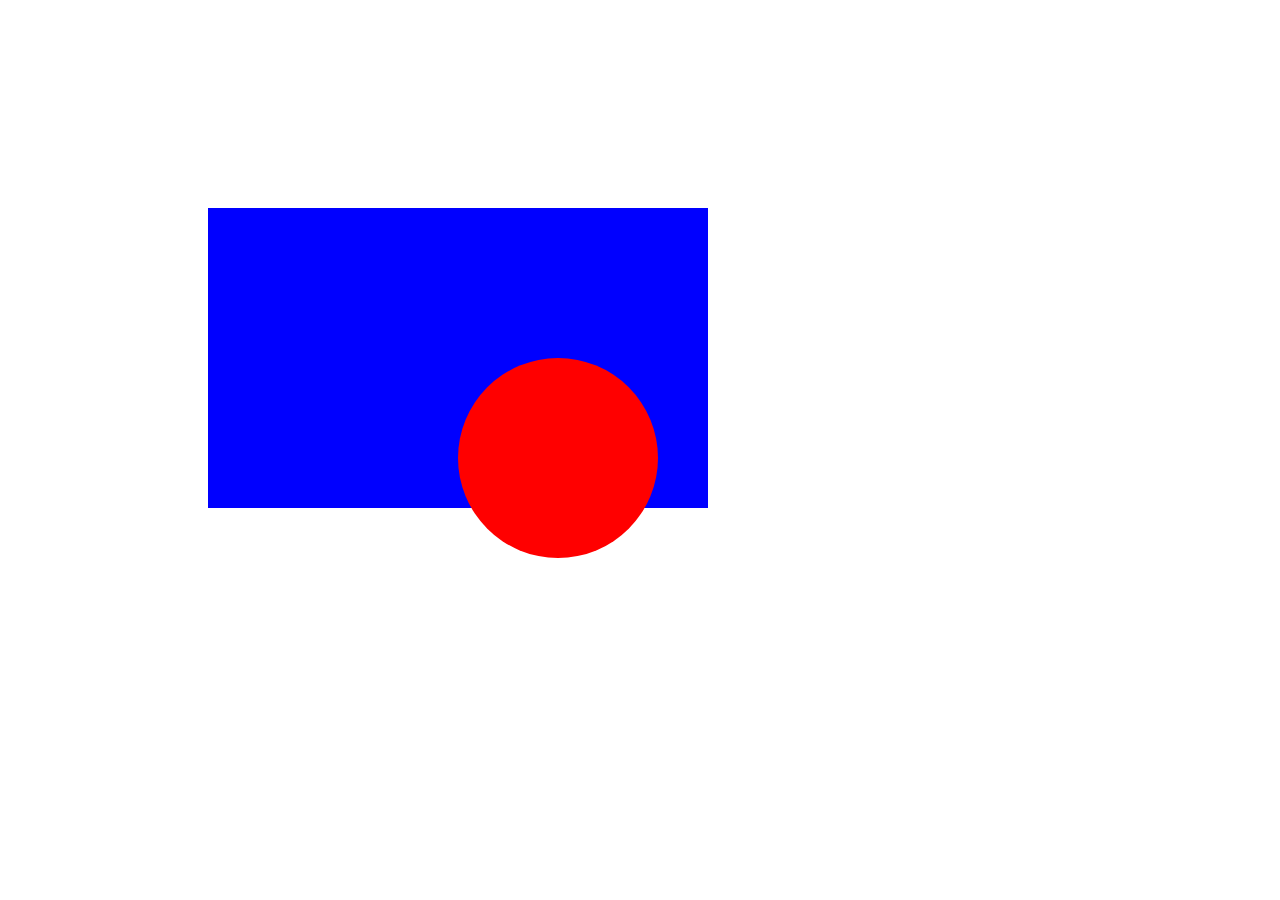
<file: 7.2+CSS+Positioning/7.2 CSS Positioning/index.html>
<!DOCTYPE html>
<html>

<head>
  <title>CSS Positioning Exercise</title>
  <style>
    /* Write your code here */
    .blue-box
    {
      height: 300px;
      width: 500px;
      background-color: blue;
      position: relative;
      top: 200px; 
      left: 200px;
    }
    .red-circle{
      height: 200px;
      width: 200px;
      border-radius: 50%; 
      background-color: red;
      position: absolute;
      top: 150px;
      left: 250px; ;
    }
  </style>
</head>

<body>
  <div class="blue-box">
    <div class="red-circle">
    </div>
  </div>

</body>

</html>
</file>
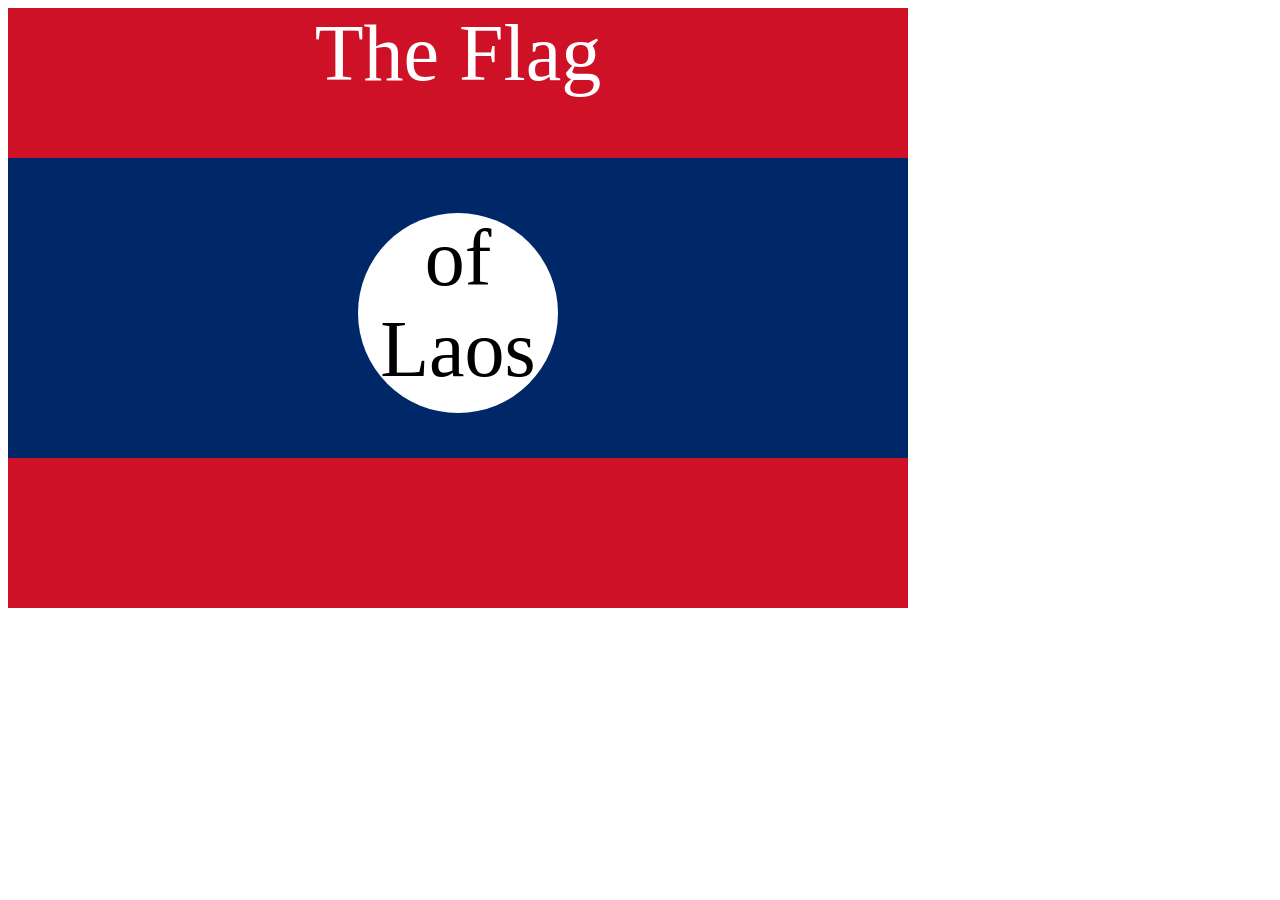
<file: 7.3+Flag+Project/7.3 CSS Flag Project/index.html>
<!DOCTYPE html>
<html lang="en">

<head>
  <meta charset="UTF-8">
  <title>CSS Flag Project</title>
  <style>
    /* Write your CSS Code here */
    .flag{
      height: 600px;
      width: 900px;
      background-color: #CE1126;
      position: relative;
    }
    .flag>div{
      height: 300px;;
      width:100%;
      background-color:#002868 ;
      top: 150px;
      position:absolute;
    }
    div.flag>p{
      color: white;
      font-size: 5rem;
      text-align: center;
      padding: 0px;
      margin: 0px;
    }
    .flag>div>div>p{
      color: black;
      font-size: 5rem;
      text-align: center;
    }
    .flag>div>div{
      border-radius: 50%;
      background-color: white;
      height: 200px;
      width: 200px;
      position: relative;
      bottom: 25px;
      left: 350px;
    }
  </style>
</head>

<!-- 
  IMPORTANT! Do not change any HTML
Don't add any classes/ids/elements 
Use what you know about combining selectors 
and CSS specificity instead.
Hint 1: The flag is 900px by 600px and the circle is 200px by 200px.
Hint 2: You can use CSS inspection to get the colors from
https://appbrewery.github.io/flag-of-laos/
-->

<body>
  <div class="flag">
    <p>The Flag</p>
    <div>
      <div>
        <p>of Laos</p>
      </div>
    </div>
  </div>
</body>

</html>
</file>
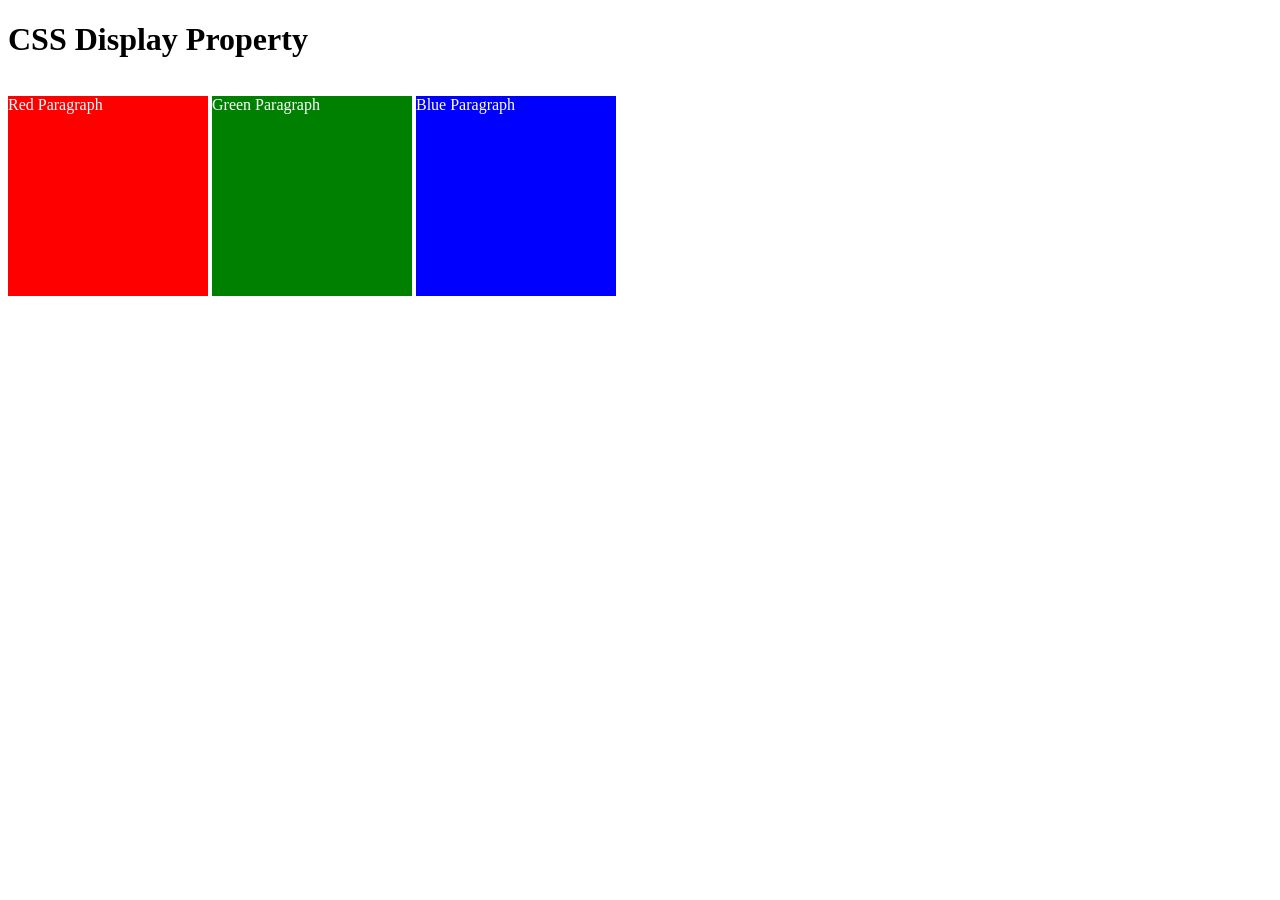
<file: 8.0+CSS+Display/8.0 CSS Display/index.html>
<!DOCTYPE html>
<html>

<!-- 
  TODO
1. By changing only the display property of the CSS make all 3 squares line up horizontally like in goal1 image.
2. Change only the display property to make all 3 squares line up vertically like in goal2 image. 
-->

<head>
  <title>CSS Display Property Example</title>
  <style>
    p {
      color: white;
    }

    .red {
      width: 200px;
      height: 200px;
      background-color: red;
      display: inline-block;
      /* display: block; */
    }

    .green {
      display: inline-block;
      width: 200px;
      height: 200px;
      background-color: green;
      /* display: block; */
    }

    .blue {
      display: inline-block;
      width: 200px;
      height: 200px;
      background-color: blue;
      /* display: block; */
    }
  </style>
</head>


<body>
  <h1>CSS Display Property</h1>
  <p class="red">Red Paragraph </p>
  <p class="green">Green Paragraph</p>
  <p class="blue">Blue Paragraph</p>
</body>

</html>
</file>
<file: 5.4+Color+Vocab+Project/style.css>
img{
    font-weight: normal;
    height: 200px;
    width: 200px;
 }
 #red{
   color: red;
 }
 #blue{
   color: blue;
 }
 #orange{
   color: orange;
 }
 #green{
   color: green;
 }
 #yellow{
   color: yellow;
 }
 h2{
   font-weight: normal;
 }
</file>
<file: 7.0+CSS+Cascade/style.css>
/* Don't change the existing CSS. */

.box {
  background-color: blue;
  padding: 10px;
}

p {
  color: yellow;
  margin: 0;
  padding: 0;
}
#outer-box{
  border:10px solid purple ;
}
.white-text{
  color: white;
}
.inner-box{
  background-color: red;
}
</file>
<file: 11.3+TinDog+Project/11.3 TinDog Project/css/style.css>
.gradient-background {
  background: linear-gradient(300deg, #00bfff, #ff4c68, #ef8172);
  background-size: 180% 180%;
  animation: gradient-animation 18s ease infinite;
}
.icon-square {
    width: 3rem;
    height: 3rem;
    border-radius: .75rem;
}
.circle{
  border-radius: 50%;
  height: 100px;
}
@keyframes gradient-animation {
  0% {
    background-position: 0% 50%;
  }
  50% {
    background-position: 100% 50%;
  }
  100% {
    background-position: 0% 50%;
  }
}
</file>
<file: 5.3+CSS+Selectors/5.3 CSS Selectors/style.css>
ol {
  margin-left: -40px;
  margin-top: -20px;
  list-style-position: inside;
}
/* Write your CSS below, don't change the rules above. */
p{
  color:red;
}
.note{
  font-size: 20px;
}
#id-selector-demo{
  color:green;
}
li[value="4"]{
  color:blue;
}
*{
  text-align: center;
}
</file>
<file: 7.1+Combining+Selectors/7.1 Combining Selectors/style.css>
/* Write your code here: */
h1,h2{
    color: blueviolet;
}
div>p{
    color:firebrick;
}
div li{
    color: blue;
}
li.done{
    color: seagreen;
}
</file>
